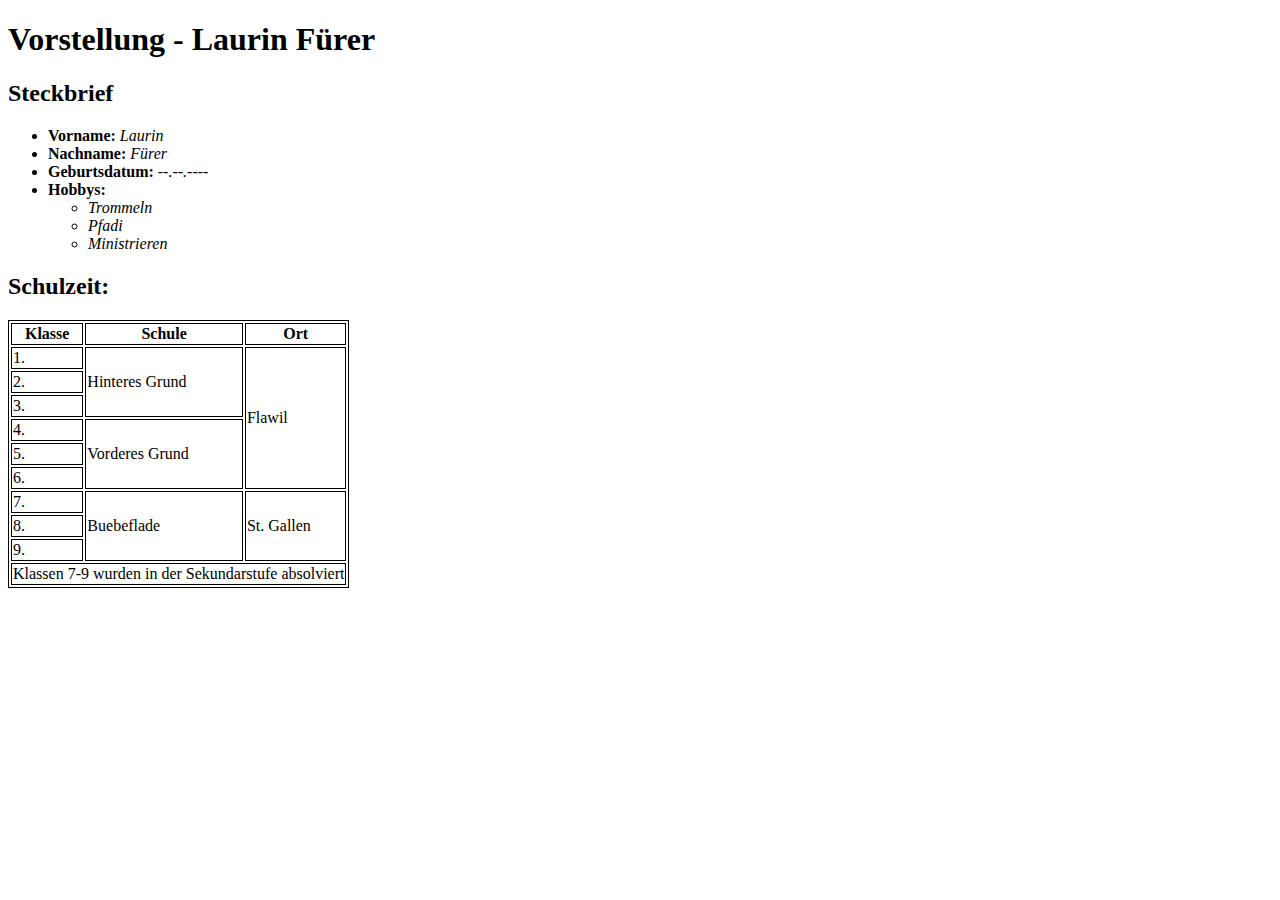
<file: Übungen/02_Textauszeichnung-Listen/index.html>
<!DOCTYPE html>
<html lang="en">
  <head>
    <meta charset="UTF-8" />
    <meta http-equiv="X-UA-Compatible" content="IE=edge" />
    <meta name="viewport" content="width=device-width, initial-scale=1.0" />
    <title>Vorstellung - Laurin Fürer</title>
    <style>
      table,
      td,
      th {
        border: 1px solid black;
      }
    </style>
  </head>
  <body>
    <h1>Vorstellung - Laurin Fürer</h1>
    <h2>Steckbrief</h2>
    <ul>
      <li><b>Vorname: </b><i>Laurin</i></li>
      <li><b>Nachname: </b><i>Fürer</i></li>
      <li><b>Geburtsdatum: </b><i>--.--.----</i></li>
      <li>
        <b>Hobbys: </b
        ><i>
          <ul>
            <li>Trommeln</li>
            <li>Pfadi</li>
            <li>Ministrieren</li>
          </ul>
        </i>
      </li>
    </ul>

    <h2>Schulzeit:</h2>

    <table>
      <thead>
        <tr>
          <th>Klasse</th>
          <th>Schule</th>
          <th>Ort</th>
        </tr>
      </thead>
      <tbody>
        <tr>
          <td>1.</td>
          <td rowspan="3">Hinteres Grund</td>
          <td rowspan="6">Flawil</td>
        </tr>
        <tr>
          <td>2.</td>
        </tr>
        <tr>
          <td>3.</td>
        </tr>
        <tr>
          <td>4.</td>
          <td rowspan="3">Vorderes Grund</td>
        </tr>
        <tr>
          <td>5.</td>
        </tr>
        <tr>
          <td>6.</td>
        </tr>
        <tr>
          <td>7.</td>
          <td rowspan="3">Buebeflade</td>
          <td rowspan="3">St. Gallen</td>
        </tr>
        <tr>
          <td>8.</td>
        </tr>
        <tr>
          <td>9.</td>
        </tr>
      </tbody>
      <tfoot>
          <tr>
              <td colspan="3">Klassen 7-9 wurden in der Sekundarstufe absolviert</td>
          </tr>
      </tfoot>
    </table>
  </body>
</html>
</file>
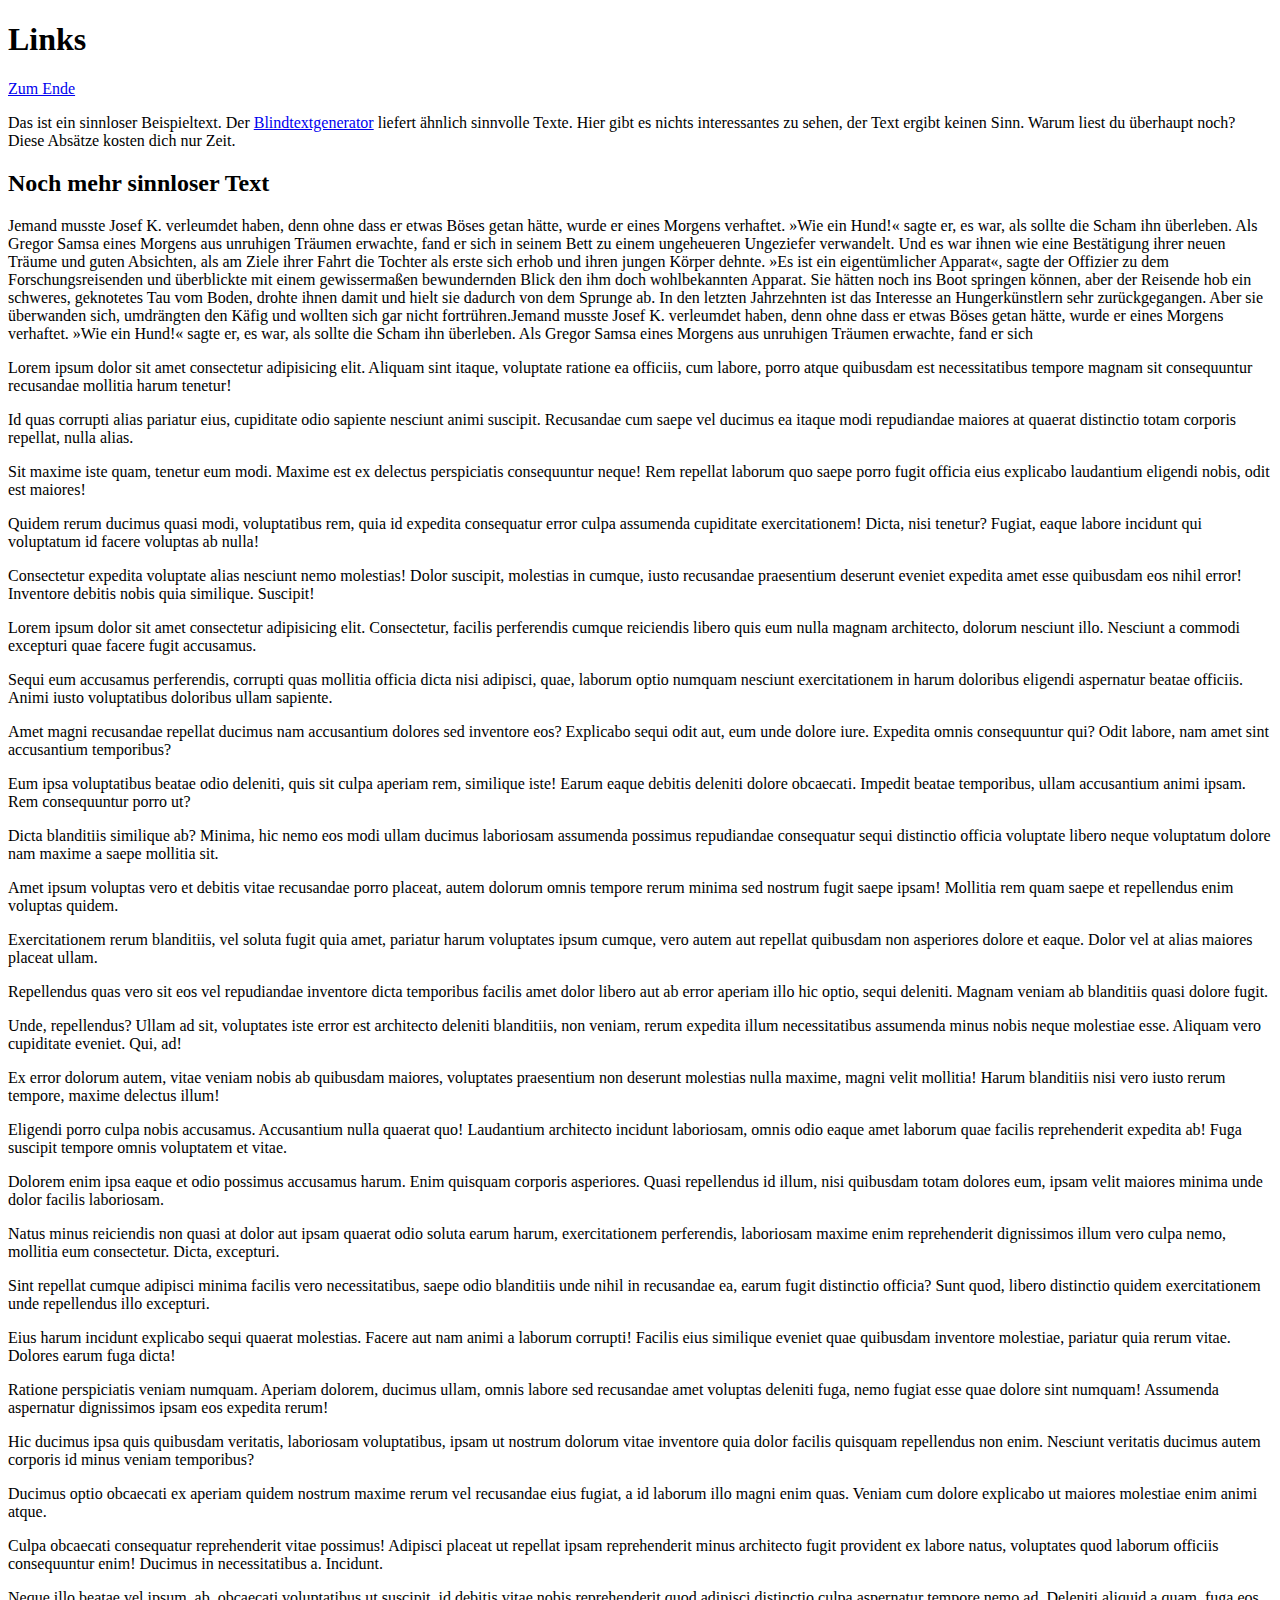
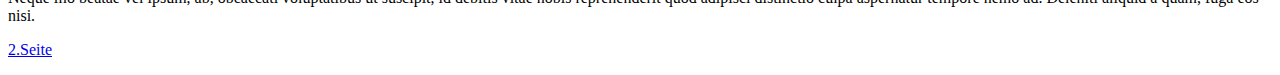
<file: Übungen/04_Links/index.html>
<!DOCTYPE html>
<html lang="en">
  <head>
    <meta charset="UTF-8" />
    <meta http-equiv="X-UA-Compatible" content="IE=edge" />
    <meta name="viewport" content="width=device-width, initial-scale=1.0" />
    <title>Test</title>
  </head>
  <body>
    <h1>Links</h1>
    <p><a href="#zurZweitenSeite">Zum Ende</a></p>
    <p>
      Das ist ein sinnloser Beispieltext. Der
      <a href="https://www.blindtextgenerator.de/">Blindtextgenerator</a>
      liefert ähnlich sinnvolle Texte. Hier gibt es nichts interessantes zu
      sehen, der Text ergibt keinen Sinn. Warum liest du überhaupt noch? Diese
      Absätze kosten dich nur Zeit.
    </p>
    <p></p>
    <h2>Noch mehr sinnloser Text</h2>
    <p>
      Jemand musste Josef K. verleumdet haben, denn ohne dass er etwas Böses
      getan hätte, wurde er eines Morgens verhaftet. »Wie ein Hund!« sagte er,
      es war, als sollte die Scham ihn überleben. Als Gregor Samsa eines Morgens
      aus unruhigen Träumen erwachte, fand er sich in seinem Bett zu einem
      ungeheueren Ungeziefer verwandelt. Und es war ihnen wie eine Bestätigung
      ihrer neuen Träume und guten Absichten, als am Ziele ihrer Fahrt die
      Tochter als erste sich erhob und ihren jungen Körper dehnte. »Es ist ein
      eigentümlicher Apparat«, sagte der Offizier zu dem Forschungsreisenden und
      überblickte mit einem gewissermaßen bewundernden Blick den ihm doch
      wohlbekannten Apparat. Sie hätten noch ins Boot springen können, aber der
      Reisende hob ein schweres, geknotetes Tau vom Boden, drohte ihnen damit
      und hielt sie dadurch von dem Sprunge ab. In den letzten Jahrzehnten ist
      das Interesse an Hungerkünstlern sehr zurückgegangen. Aber sie überwanden
      sich, umdrängten den Käfig und wollten sich gar nicht fortrühren.Jemand
      musste Josef K. verleumdet haben, denn ohne dass er etwas Böses getan
      hätte, wurde er eines Morgens verhaftet. »Wie ein Hund!« sagte er, es war,
      als sollte die Scham ihn überleben. Als Gregor Samsa eines Morgens aus
      unruhigen Träumen erwachte, fand er sich
    </p>
    <p>Lorem ipsum dolor sit amet consectetur adipisicing elit. Aliquam sint itaque, voluptate ratione ea officiis, cum labore, porro atque quibusdam est necessitatibus tempore magnam sit consequuntur recusandae mollitia harum tenetur!</p>
    <p>Id quas corrupti alias pariatur eius, cupiditate odio sapiente nesciunt animi suscipit. Recusandae cum saepe vel ducimus ea itaque modi repudiandae maiores at quaerat distinctio totam corporis repellat, nulla alias.</p>
    <p>Sit maxime iste quam, tenetur eum modi. Maxime est ex delectus perspiciatis consequuntur neque! Rem repellat laborum quo saepe porro fugit officia eius explicabo laudantium eligendi nobis, odit est maiores!</p>
    <p>Quidem rerum ducimus quasi modi, voluptatibus rem, quia id expedita consequatur error culpa assumenda cupiditate exercitationem! Dicta, nisi tenetur? Fugiat, eaque labore incidunt qui voluptatum id facere voluptas ab nulla!</p>
    <p>Consectetur expedita voluptate alias nesciunt nemo molestias! Dolor suscipit, molestias in cumque, iusto recusandae praesentium deserunt eveniet expedita amet esse quibusdam eos nihil error! Inventore debitis nobis quia similique. Suscipit!</p>
    <p>Lorem ipsum dolor sit amet consectetur adipisicing elit. Consectetur, facilis perferendis cumque reiciendis libero quis eum nulla magnam architecto, dolorum nesciunt illo. Nesciunt a commodi excepturi quae facere fugit accusamus.</p>
    <p>Sequi eum accusamus perferendis, corrupti quas mollitia officia dicta nisi adipisci, quae, laborum optio numquam nesciunt exercitationem in harum doloribus eligendi aspernatur beatae officiis. Animi iusto voluptatibus doloribus ullam sapiente.</p>
    <p>Amet magni recusandae repellat ducimus nam accusantium dolores sed inventore eos? Explicabo sequi odit aut, eum unde dolore iure. Expedita omnis consequuntur qui? Odit labore, nam amet sint accusantium temporibus?</p>
    <p>Eum ipsa voluptatibus beatae odio deleniti, quis sit culpa aperiam rem, similique iste! Earum eaque debitis deleniti dolore obcaecati. Impedit beatae temporibus, ullam accusantium animi ipsam. Rem consequuntur porro ut?</p>
    <p>Dicta blanditiis similique ab? Minima, hic nemo eos modi ullam ducimus laboriosam assumenda possimus repudiandae consequatur sequi distinctio officia voluptate libero neque voluptatum dolore nam maxime a saepe mollitia sit.</p>
    <p>Amet ipsum voluptas vero et debitis vitae recusandae porro placeat, autem dolorum omnis tempore rerum minima sed nostrum fugit saepe ipsam! Mollitia rem quam saepe et repellendus enim voluptas quidem.</p>
    <p>Exercitationem rerum blanditiis, vel soluta fugit quia amet, pariatur harum voluptates ipsum cumque, vero autem aut repellat quibusdam non asperiores dolore et eaque. Dolor vel at alias maiores placeat ullam.</p>
    <p>Repellendus quas vero sit eos vel repudiandae inventore dicta temporibus facilis amet dolor libero aut ab error aperiam illo hic optio, sequi deleniti. Magnam veniam ab blanditiis quasi dolore fugit.</p>
    <p>Unde, repellendus? Ullam ad sit, voluptates iste error est architecto deleniti blanditiis, non veniam, rerum expedita illum necessitatibus assumenda minus nobis neque molestiae esse. Aliquam vero cupiditate eveniet. Qui, ad!</p>
    <p>Ex error dolorum autem, vitae veniam nobis ab quibusdam maiores, voluptates praesentium non deserunt molestias nulla maxime, magni velit mollitia! Harum blanditiis nisi vero iusto rerum tempore, maxime delectus illum!</p>
    <p>Eligendi porro culpa nobis accusamus. Accusantium nulla quaerat quo! Laudantium architecto incidunt laboriosam, omnis odio eaque amet laborum quae facilis reprehenderit expedita ab! Fuga suscipit tempore omnis voluptatem et vitae.</p>
    <p>Dolorem enim ipsa eaque et odio possimus accusamus harum. Enim quisquam corporis asperiores. Quasi repellendus id illum, nisi quibusdam totam dolores eum, ipsam velit maiores minima unde dolor facilis laboriosam.</p>
    <p>Natus minus reiciendis non quasi at dolor aut ipsam quaerat odio soluta earum harum, exercitationem perferendis, laboriosam maxime enim reprehenderit dignissimos illum vero culpa nemo, mollitia eum consectetur. Dicta, excepturi.</p>
    <p>Sint repellat cumque adipisci minima facilis vero necessitatibus, saepe odio blanditiis unde nihil in recusandae ea, earum fugit distinctio officia? Sunt quod, libero distinctio quidem exercitationem unde repellendus illo excepturi.</p>
    <p>Eius harum incidunt explicabo sequi quaerat molestias. Facere aut nam animi a laborum corrupti! Facilis eius similique eveniet quae quibusdam inventore molestiae, pariatur quia rerum vitae. Dolores earum fuga dicta!</p>
    <p>Ratione perspiciatis veniam numquam. Aperiam dolorem, ducimus ullam, omnis labore sed recusandae amet voluptas deleniti fuga, nemo fugiat esse quae dolore sint numquam! Assumenda aspernatur dignissimos ipsam eos expedita rerum!</p>
    <p>Hic ducimus ipsa quis quibusdam veritatis, laboriosam voluptatibus, ipsam ut nostrum dolorum vitae inventore quia dolor facilis quisquam repellendus non enim. Nesciunt veritatis ducimus autem corporis id minus veniam temporibus?</p>
    <p>Ducimus optio obcaecati ex aperiam quidem nostrum maxime rerum vel recusandae eius fugiat, a id laborum illo magni enim quas. Veniam cum dolore explicabo ut maiores molestiae enim animi atque.</p>
    <p>Culpa obcaecati consequatur reprehenderit vitae possimus! Adipisci placeat ut repellat ipsam reprehenderit minus architecto fugit provident ex labore natus, voluptates quod laborum officiis consequuntur enim! Ducimus in necessitatibus a. Incidunt.</p>
    <p>Neque illo beatae vel ipsum, ab, obcaecati voluptatibus ut suscipit, id debitis vitae nobis reprehenderit quod adipisci distinctio culpa aspernatur tempore nemo ad. Deleniti aliquid a quam, fuga eos nisi.</p>

    <p id="zurZweitenSeite"><a href="./andereSeite.html">2.Seite</a></p>
  </body>
</html>
</file>
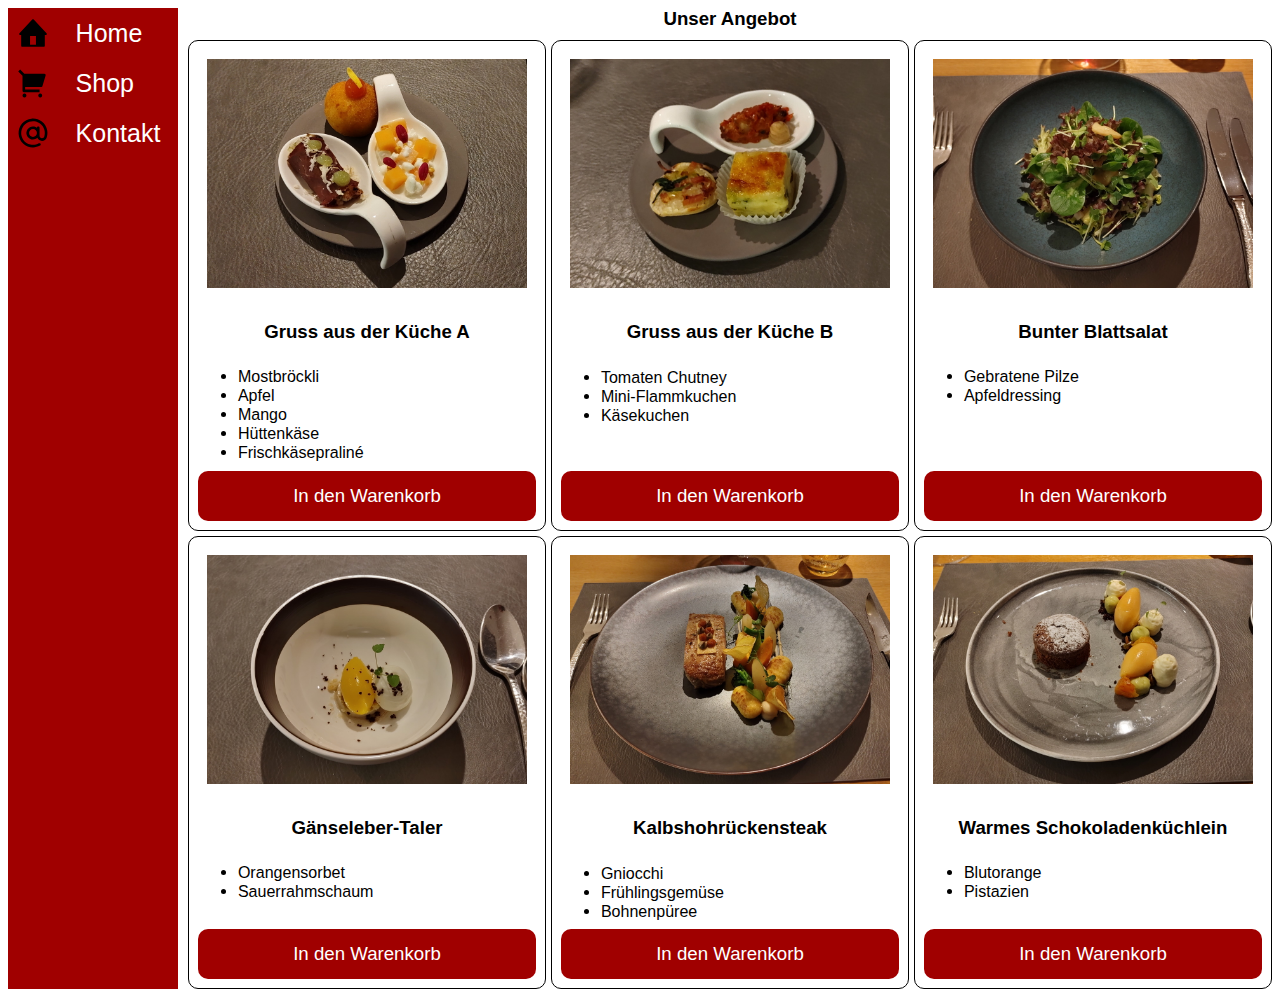
<file: Übungen/08_Flexbox/shop/index.html>
<!DOCTYPE html>
<html lang="de">
  <head>
    <meta charset="UTF-8">
    <meta http-equiv="X-UA-Compatible" content="IE=edge">
    <meta name="viewport" content="width=device-width, initial-scale=1.0">
    <link rel="stylesheet" href="shop.css" />
    <title>Simple WebShop</title>
  </head>
  <body>
    <div class="fullpage-grid-container">
      <nav>
        <img src="../../09_Responsive/img/home.svg" alt="home"><span> Home</span>
        <img src="../../09_Responsive/img/shop.svg" alt="shop"><span> Shop</span>
        <img src="../../09_Responsive/img/contact.svg" alt="contact"><span> Kontakt</span>
      </nav>
      <div id="titel">Unser Angebot</div>
    <div class="kachel-grid-container">


      <div id="kachel-1" class="kachel">
        <h2>Gruss aus der Küche A</h2>
        <img src="./img/gruss1.jpg" />
        <ul>
          <li>Mostbröckli</li>
          <li>Apfel</li>
          <li>Mango</li>
          <li>Hüttenkäse</li>
          <li>Frischkäsepraliné</li>
        </ul>
        <button>In den Warenkorb</button>
      </div>
      <div id="kachel-2" class="kachel">
        <h2>Gruss aus der Küche B</h2>
        <img src="./img/gruss2.jpg" />
        <ul>
          <li>Tomaten Chutney</li>
          <li>Mini-Flammkuchen</li>
          <li>Käsekuchen</li>
        </ul>
        <button>In den Warenkorb</button>
      </div>
      <div id="kachel-3" class="kachel">
        <h2>Bunter Blattsalat</h2>
        <img src="./img/salat.jpg" />
        <ul>
          <li>Gebratene Pilze</li>
          <li>Apfeldressing</li>
        </ul>
        <button>In den Warenkorb</button>
      </div>
      <div id="kachel-4" class="kachel">
        <h2>Gänseleber-Taler</h2>
        <img src="./img/zwischen.jpg" />
        <ul>
          <li>Orangensorbet</li>
          <li>Sauerrahmschaum</li>
        </ul>
        <button>In den Warenkorb</button>
      </div>
      <div id="kachel-5" class="kachel">
        <h2>Kalbshohrückensteak</h2>
        <img src="./img/kalb.jpg" />
        <ul>
          <li>Gniocchi</li>
          <li>Frühlingsgemüse</li>
          <li>Bohnenpüree</li>
        </ul>
        <button>In den Warenkorb</button>
      </div>
      <div id="kachel-6" class="kachel">
        <h2>Warmes Schokoladenküchlein</h2>
        <img src="./img/schoko.jpg" />
        <ul>
          <li>Blutorange</li>
          <li>Pistazien</li>
        </ul>
        <button>In den Warenkorb</button>
      </div>
    </div>
    </div>
  </body>
</html>
</file>
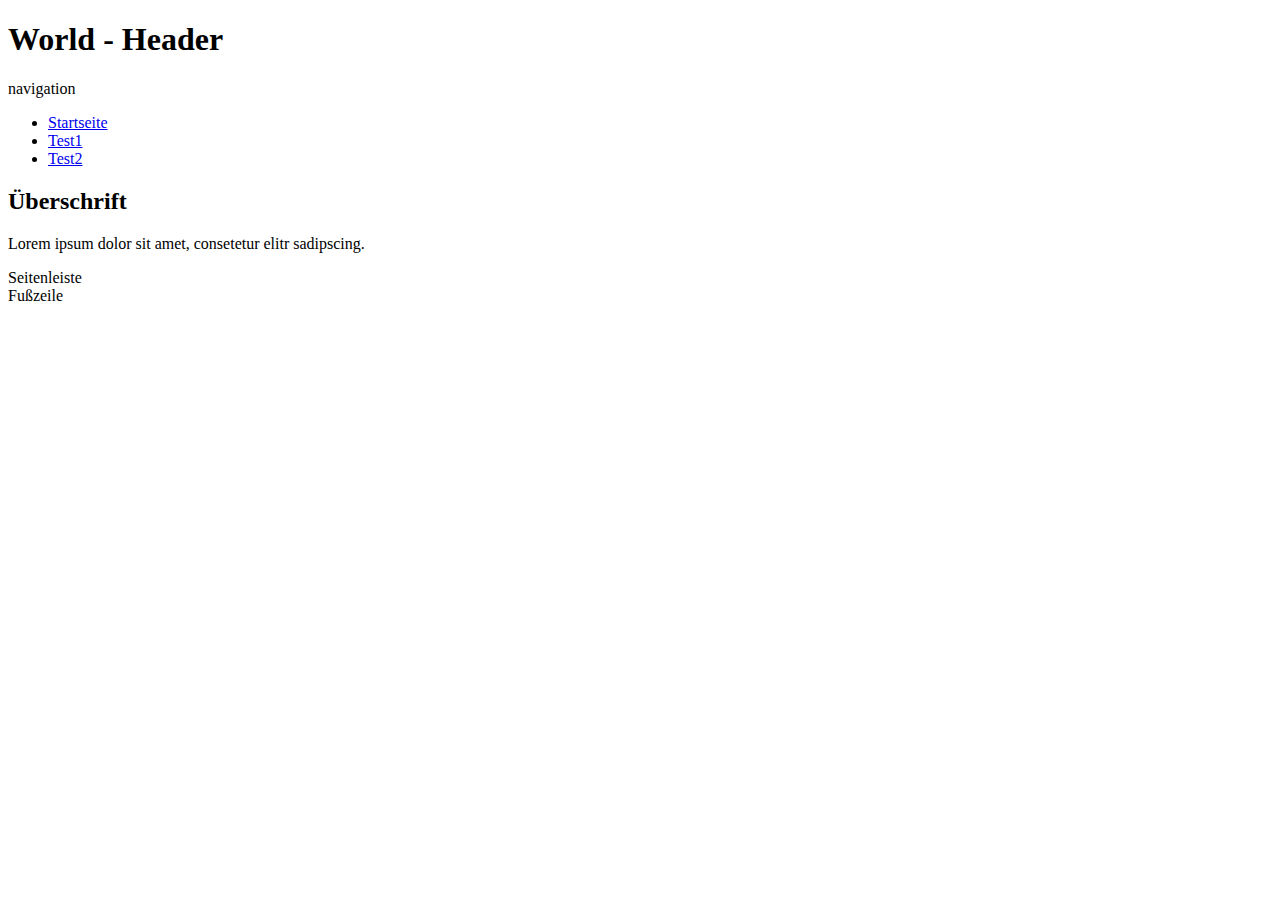
<file: Übungen/01_HTML-Struktur/test.html>
<!DOCTYPE html>
<html lang="en">
  <head>
    <meta charset="UTF-8" />
    <meta http-equiv="X-UA-Compatible" content="IE=edge" />
    <meta name="viewport" content="width=device-width, initial-scale=1.0" />
    <title>Hello World</title>
  </head>
  <body>
    
    <!--Header-->
    <header><h1>World - Header</h1></header>

    <!--navigation-->
    <nav>
      navigation
      <ul>
        <li><a href="#">Startseite</a></li>
        <li><a href="#">Test1</a></li>
        <li><a href="#">Test2</a></li>
      </ul>
    </nav>

    <!--article-->
    <article>
      <h2>Überschrift</h2>
      <p>Lorem ipsum dolor sit amet, consetetur elitr sadipscing.</p>
    </article>

    <!-- aside -->
    <aside>Seitenleiste</aside>

    <!-- footer -->
    <footer>Fußzeile</footer>
  </body>
</html>
</file>
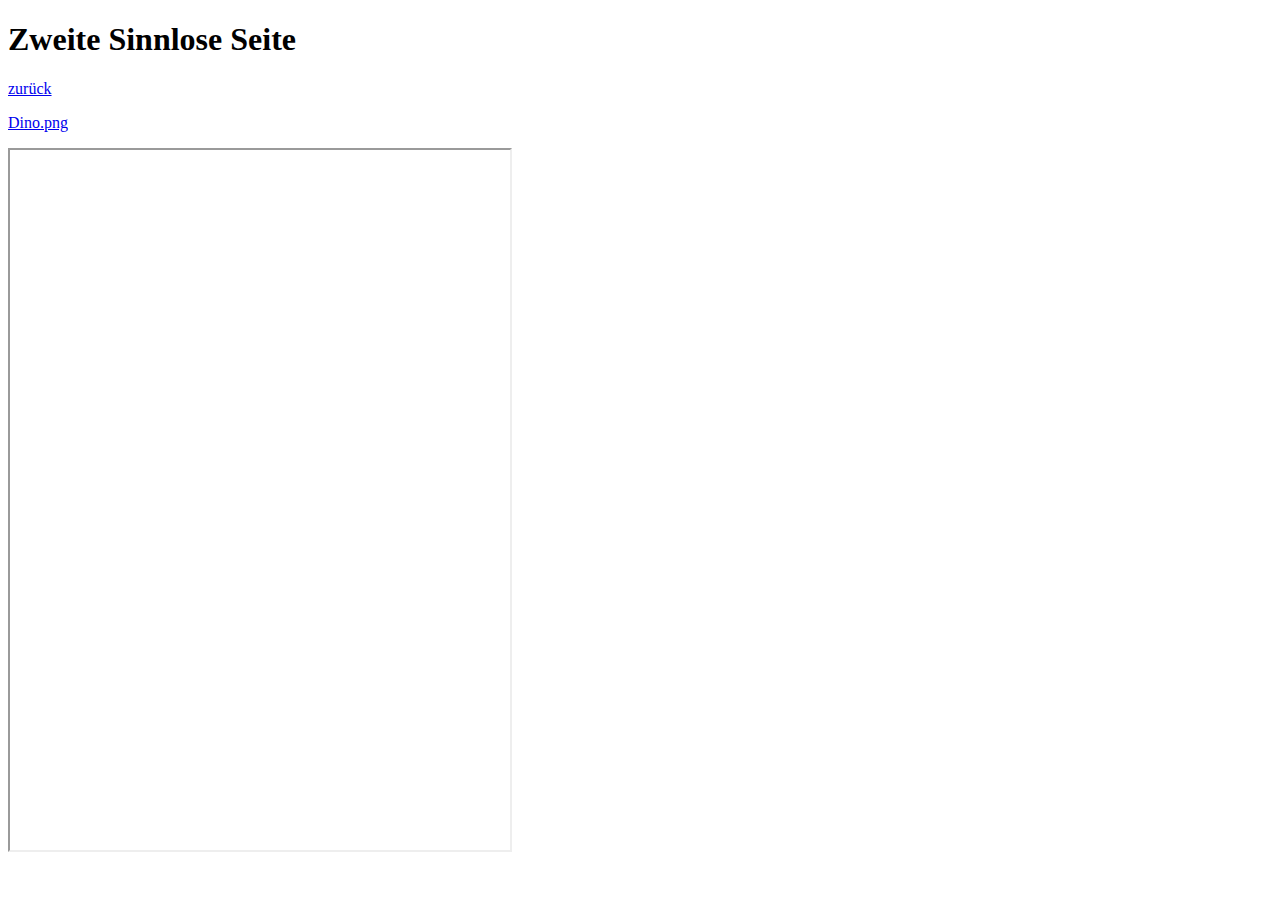
<file: Übungen/04_Links/andereSeite.html>
<!DOCTYPE html>
<html lang="en">
  <head>
    <meta charset="UTF-8" />
    <meta http-equiv="X-UA-Compatible" content="IE=edge" />
    <meta name="viewport" content="width=device-width, initial-scale=1.0" />
    <title>Download</title>
  </head>
  <body>
    <h1>Zweite Sinnlose Seite</h1>
    <p><a href="./index.html">zurück</a></p>
    <p><a href="./dino.jpg" download="">Dino.png</a></p>
    <a href="https://policies.google.com/privacy?hl=de-CH&fg=1">
      <iframe
        src="./google_privacy_policy_de_eu.pdf"
        height="700"
        width="500"
      ></iframe>
    </a>
  </body>
</html>
</file>
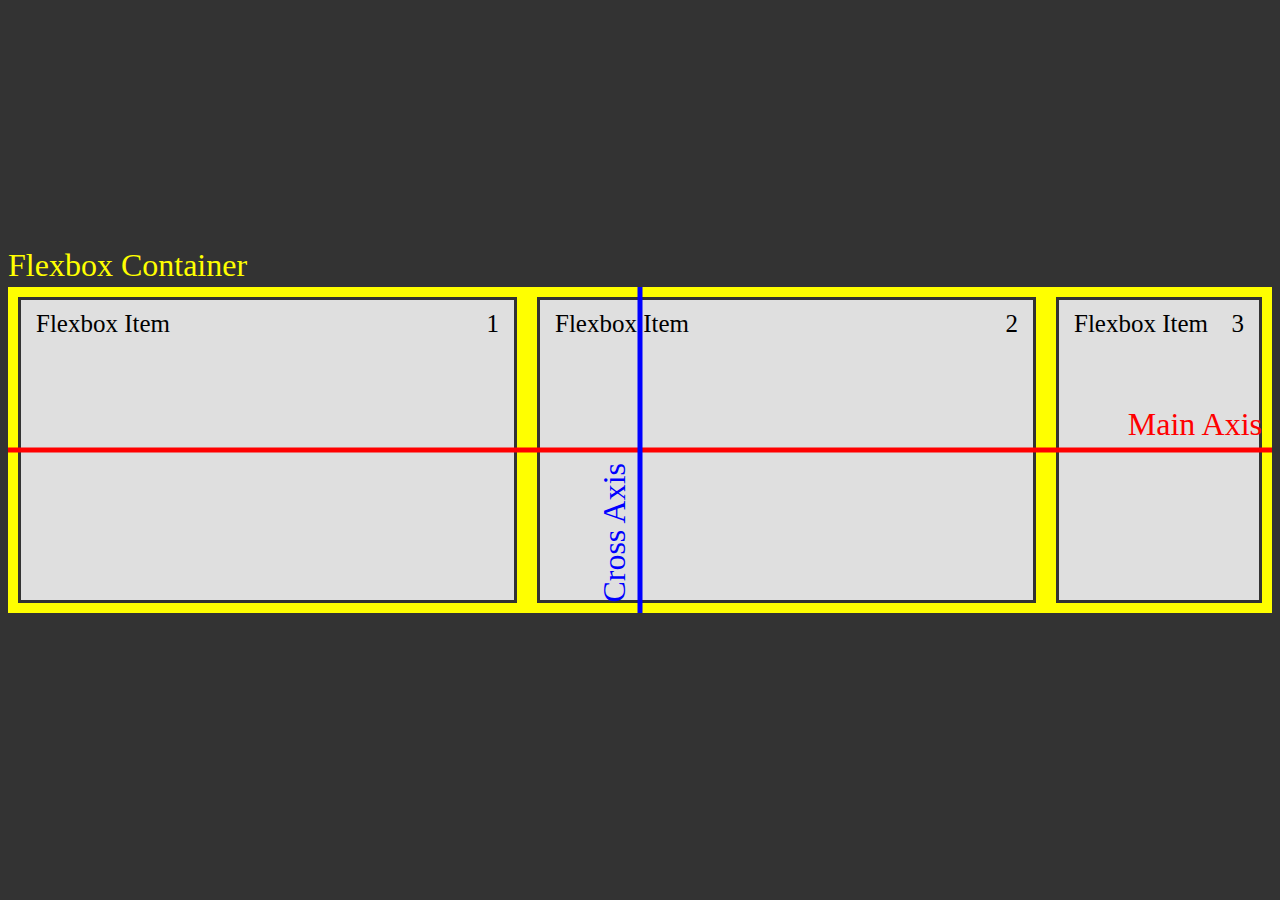
<file: Übungen/08_Flexbox/flex_skeleton/flex.html>
<!DOCTYPE html>
<html>
    <head>
      <link rel="stylesheet" href="background_styles.css">
      <link rel="stylesheet" href="styles.css">
      <title>Flexbox Example</title>
    </head>
    <body>
      <div class="flexbox-container">
        <div class="flexbox-item flexbox-item-1"></div>
        <div class="flexbox-item flexbox-item-2"></div>
        <div class="flexbox-item flexbox-item-3"></div>
        <div class="axis main-axis"></div>
        <div class="axis cross-axis"></div>
      </div>
    </body>
</html>
</file>
<file: Übungen/08_Flexbox/shop/shop.css>
html {
    background-color: white;
    font-size: 14pt;
    font-family: sans-serif;
}

.fullpage-grid-container {
    display: grid;
    grid-template-columns: 170px auto;
    grid-template-rows: auto auto;
    grid-column-gap: 10px;
    grid-row-gap: 10px;
}

.kachel-grid-container {
    display: grid;
    grid-template-columns: repeat(auto-fit, minmax(300px, 1fr));
    grid-template-rows: auto;
    grid-row-gap: 5px;
    grid-column-gap: 5px;
    align-content: stretch;
}

.kachel {
    border: 1px solid black;
    border-radius: 10px;
    align-items: center;
    display: flex;
    flex-direction: column; 
}

.kachel img {
    width: 90%;
    margin: 5%;
}

.kachel h2 {
    order: 2;
    font-weight: bold;
    font-size: 1rem;
}

.kachel ul {
    order: 3;
    font-size: 0.86rem;
    align-self: flex-start;
    margin: 2.5%;
}

.kachel button {
    order: 4;
    margin: 2.5%;
    margin-top: auto;
    background-color: rgb(160, 0, 0);
    color: white;
    font-size: 1rem;
    width: 95%;
    border-radius: 10px;
    border: none;
    height: 50px;
}

.kachel button:hover {
    background-color: rgb(180, 0, 0);
}

nav {
    grid-row: 1/span 2;
    grid-column: auto;
    display: grid;
    background-color: rgb(160, 0, 0);
    color: white;
    font-size: 25px;
    grid-template-columns: auto auto;
    grid-template-rows: auto auto auto;
    align-content: start;
}

nav img {
    width: 50px;
}

nav span {
    margin-top: auto;
    margin-bottom: auto;
}

#titel {
    font-weight: bold;
    align-self: center;
    justify-self: center;
}

@media (max-width: 500px) {
    nav {
        grid-template-columns: auto;
    }
    nav span {
        display: none;
    }
    .fullpage-grid-container {
        grid-template-columns: auto auto;
        grid-template-rows: 55px auto;
    }
}

@media (orientation: portrait){
    .fullpage-grid-container {
        grid-template-columns: auto;
        grid-template-rows: auto auto auto;
    }
    nav {
        grid-template-columns: auto auto auto auto auto auto;
        grid-column: auto;
        grid-row: auto;
        align-items: center;
    }
}

@media print {
    .kachel button {
        display: none;
    }
    nav {
        display: none;
    }
}
</file>
<file: Übungen/08_Flexbox/flex_skeleton/background_styles.css>
/* Background Styles */
html {
    height: 100%;
    background-color: #333;
    display: flex;
    flex-direction: column;
    justify-content: center;
}

.flexbox-item-1 {
    min-height: 100px;
}

.flexbox-item-2 {
    min-height: 200px;
}

.flexbox-item-3 {
    min-height: 300px;
}

.flexbox-container {
    position: relative;
    background-color: yellow;
}

.flexbox-container::before {
    content: 'Flexbox Container';
    position: absolute;
    top: -40px;
    color: yellow;
    font-size: 2em;
}

.axis {
    position: absolute;
}

.cross-axis {
    left: 50%;
    transform: translateX(-50%);
    width: 5px;
    height: 100%;
    background-color: blue;
}

.main-axis {
    top: 50%;
    transform: translateY(-50%);
    height: 5px;
    width: 100%;
    background-color: red;
}

.axis::after {
    position: absolute;
    right: 10px;
    bottom: 10px;
    font-size: 2em;
}

.main-axis::after {
    position: absolute;
    content: 'Main Axis';
    color: red;
}

.cross-axis::after {
    white-space: nowrap;
    content: 'Cross Axis';
    writing-mode: vertical-rl;
    transform: rotate(180deg);
    color: blue;
}

.flexbox-item {
    position: relative;
    width: 200px;
    margin: 10px;
    border: 3px solid #333;
    background-color: #dfdfdf;
    font-size: 100px;
    display: flex;
    justify-content: center;
}

.flexbox-item::before {
    content: 'Flexbox Item';
    position: absolute;
    color: black;
    font-size: 25px;
    top: 10px;
    left: 15px;
}

.flexbox-item::after {
    position: absolute;
    color: black;
    font-size: 25px;
    top: 10px;
    right: 15px;
}

.flexbox-item-1::after {
    content: '1';
}

.flexbox-item-2::after {
    content: '2';
}

.flexbox-item-3::after {
    content: '3';
}

.flexbox-item-4::after {
    content: '4';
}

.flexbox-item-5::after {
    content: '5';
}

.flexbox-item-6::after {
    content: '6';
}
</file>
<file: Übungen/08_Flexbox/flex_skeleton/styles.css>
.flexbox-container {
    display: flex;
    flex-wrap: wrap;
}

.flexbox-item {
    width: 200px;
    margin: 10px;
    border: 3px solid #333;
    background-color: #dfdfdf;
}

.flexbox-item-1 {
    min-height: 100px;
    flex-grow: 1;
    flex-shrink: 0;
}

.flexbox-item-2 {
    min-height: 200px;
    flex-grow: 1;
    flex-shrink: 0;
}

.flexbox-item-3 {
    min-height: 300px;
    flex-grow: 0;
    flex-shrink: 0;
}
</file>
